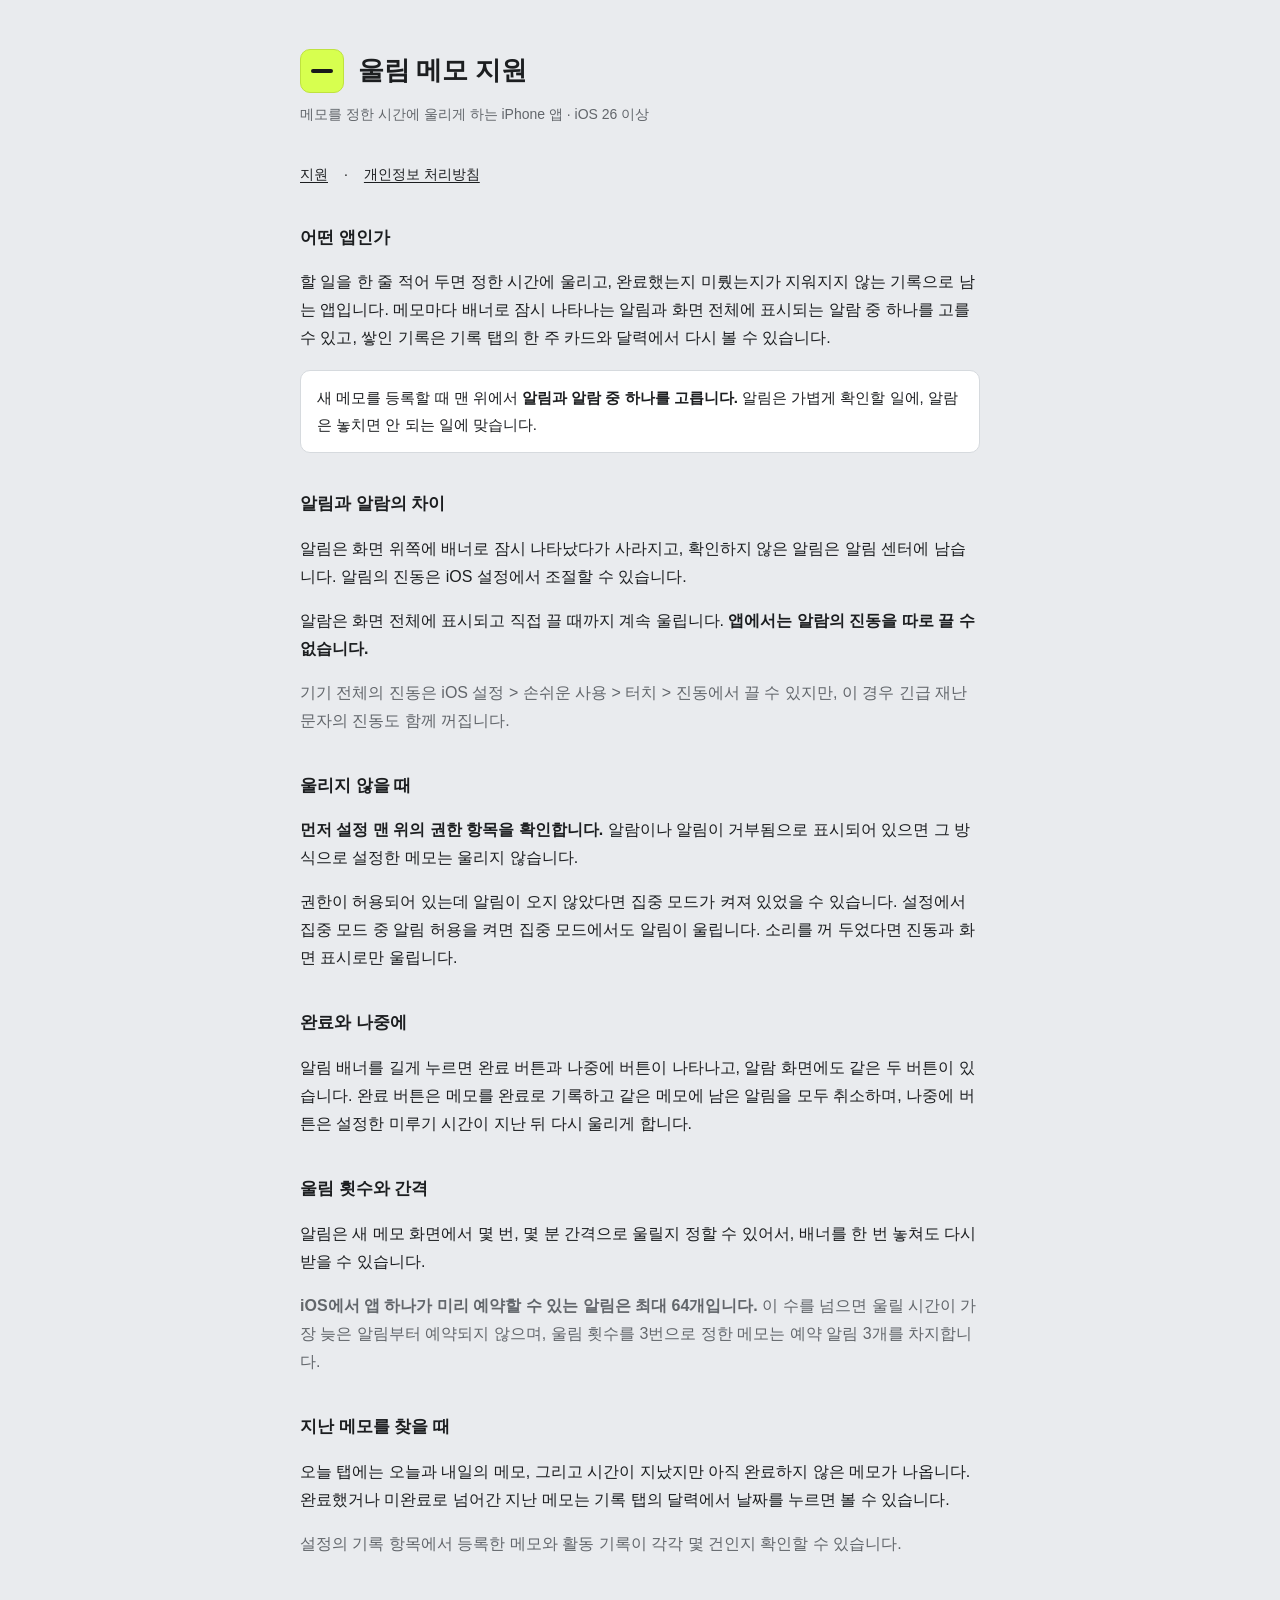
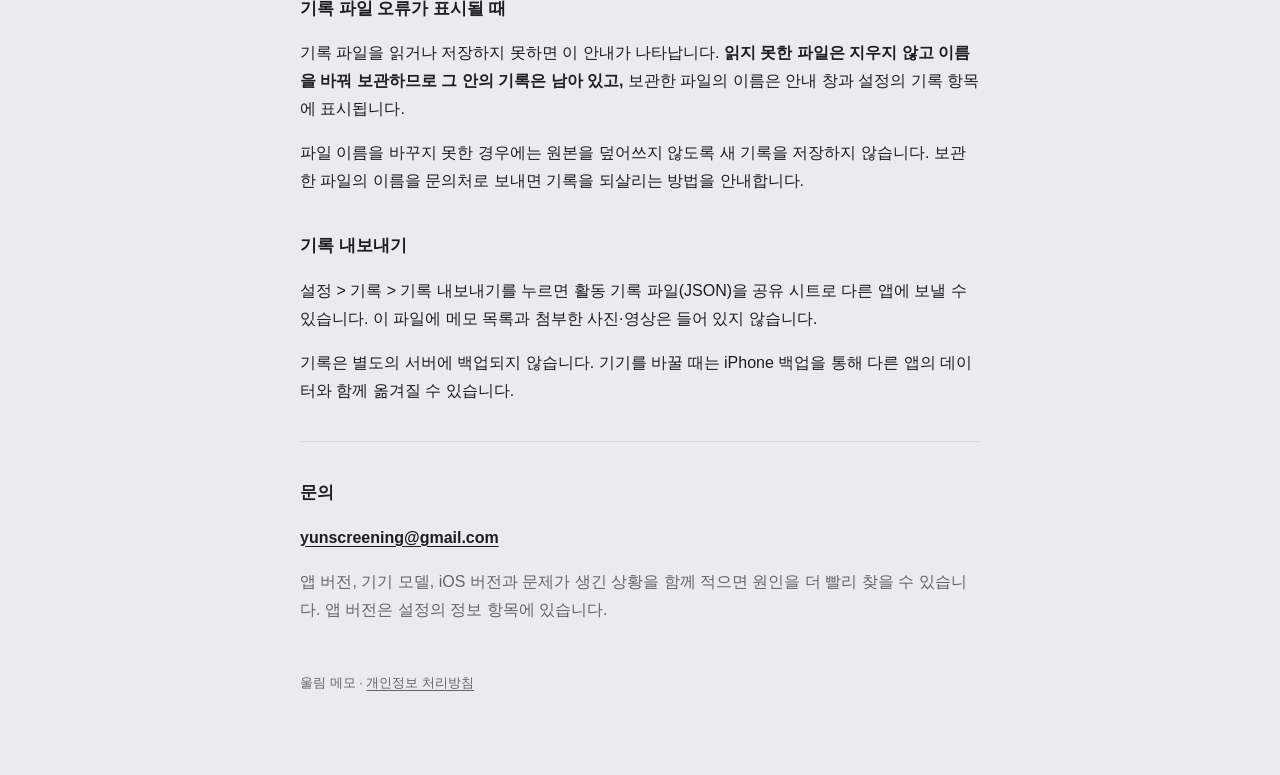
<file: index.html>
<!doctype html>
<html lang="ko">
<head>
<meta charset="utf-8">
<meta name="viewport" content="width=device-width, initial-scale=1">
<title>울림 메모 지원</title>
<link rel="stylesheet" href="_style.css">
</head>
<body>
<div class="wrap">

<header class="top">
  <span class="mark"><span></span></span>
  <h1>울림 메모 지원</h1>
</header>
<p class="sub">메모를 정한 시간에 울리게 하는 iPhone 앱 · iOS 26 이상</p>

<nav><a href="index.html">지원</a> · <a href="privacy.html">개인정보 처리방침</a></nav>

<h2>어떤 앱인가</h2>
<p>할 일을 한 줄 적어 두면 정한 시간에 울리고, 완료했는지 미뤘는지가 지워지지 않는 기록으로 남는 앱입니다. 메모마다 배너로 잠시 나타나는 알림과 화면 전체에 표시되는 알람 중 하나를 고를 수 있고, 쌓인 기록은 기록 탭의 한 주 카드와 달력에서 다시 볼 수 있습니다.</p>
<div class="note">새 메모를 등록할 때 맨 위에서 <b>알림과 알람 중 하나를 고릅니다.</b> 알림은 가볍게 확인할 일에, 알람은 놓치면 안 되는 일에 맞습니다.</div>

<h2>알림과 알람의 차이</h2>
<p>알림은 화면 위쪽에 배너로 잠시 나타났다가 사라지고, 확인하지 않은 알림은 알림 센터에 남습니다. 알림의 진동은 iOS 설정에서 조절할 수 있습니다.</p>
<p>알람은 화면 전체에 표시되고 직접 끌 때까지 계속 울립니다. <b>앱에서는 알람의 진동을 따로 끌 수 없습니다.</b></p>
<p class="muted">기기 전체의 진동은 iOS 설정 &gt; 손쉬운 사용 &gt; 터치 &gt; 진동에서 끌 수 있지만, 이 경우 긴급 재난문자의 진동도 함께 꺼집니다.</p>

<h2>울리지 않을 때</h2>
<p><b>먼저 설정 맨 위의 권한 항목을 확인합니다.</b> 알람이나 알림이 거부됨으로 표시되어 있으면 그 방식으로 설정한 메모는 울리지 않습니다.</p>
<p>권한이 허용되어 있는데 알림이 오지 않았다면 집중 모드가 켜져 있었을 수 있습니다. 설정에서 집중 모드 중 알림 허용을 켜면 집중 모드에서도 알림이 울립니다. 소리를 꺼 두었다면 진동과 화면 표시로만 울립니다.</p>

<h2>완료와 나중에</h2>
<p>알림 배너를 길게 누르면 완료 버튼과 나중에 버튼이 나타나고, 알람 화면에도 같은 두 버튼이 있습니다. 완료 버튼은 메모를 완료로 기록하고 같은 메모에 남은 알림을 모두 취소하며, 나중에 버튼은 설정한 미루기 시간이 지난 뒤 다시 울리게 합니다.</p>

<h2>울림 횟수와 간격</h2>
<p>알림은 새 메모 화면에서 몇 번, 몇 분 간격으로 울릴지 정할 수 있어서, 배너를 한 번 놓쳐도 다시 받을 수 있습니다.</p>
<p class="muted"><b>iOS에서 앱 하나가 미리 예약할 수 있는 알림은 최대 64개입니다.</b> 이 수를 넘으면 울릴 시간이 가장 늦은 알림부터 예약되지 않으며, 울림 횟수를 3번으로 정한 메모는 예약 알림 3개를 차지합니다.</p>

<h2>지난 메모를 찾을 때</h2>
<p>오늘 탭에는 오늘과 내일의 메모, 그리고 시간이 지났지만 아직 완료하지 않은 메모가 나옵니다. 완료했거나 미완료로 넘어간 지난 메모는 기록 탭의 달력에서 날짜를 누르면 볼 수 있습니다.</p>
<p class="muted">설정의 기록 항목에서 등록한 메모와 활동 기록이 각각 몇 건인지 확인할 수 있습니다.</p>

<h2>기록 파일 오류가 표시될 때</h2>
<p>기록 파일을 읽거나 저장하지 못하면 이 안내가 나타납니다. <b>읽지 못한 파일은 지우지 않고 이름을 바꿔 보관하므로 그 안의 기록은 남아 있고,</b> 보관한 파일의 이름은 안내 창과 설정의 기록 항목에 표시됩니다.</p>
<p>파일 이름을 바꾸지 못한 경우에는 원본을 덮어쓰지 않도록 새 기록을 저장하지 않습니다. 보관한 파일의 이름을 문의처로 보내면 기록을 되살리는 방법을 안내합니다.</p>

<h2>기록 내보내기</h2>
<p>설정 &gt; 기록 &gt; 기록 내보내기를 누르면 활동 기록 파일(JSON)을 공유 시트로 다른 앱에 보낼 수 있습니다. 이 파일에 메모 목록과 첨부한 사진·영상은 들어 있지 않습니다.</p>
<p>기록은 별도의 서버에 백업되지 않습니다. 기기를 바꿀 때는 iPhone 백업을 통해 다른 앱의 데이터와 함께 옮겨질 수 있습니다.</p>

<hr>

<h2>문의</h2>
<p><b><a href="mailto:yunscreening@gmail.com">yunscreening@gmail.com</a></b></p>
<p class="muted">앱 버전, 기기 모델, iOS 버전과 문제가 생긴 상황을 함께 적으면 원인을 더 빨리 찾을 수 있습니다. 앱 버전은 설정의 정보 항목에 있습니다.</p>

<footer>
  울림 메모 · <a href="privacy.html">개인정보 처리방침</a>
</footer>

</div>
</body>
</html>
</file>
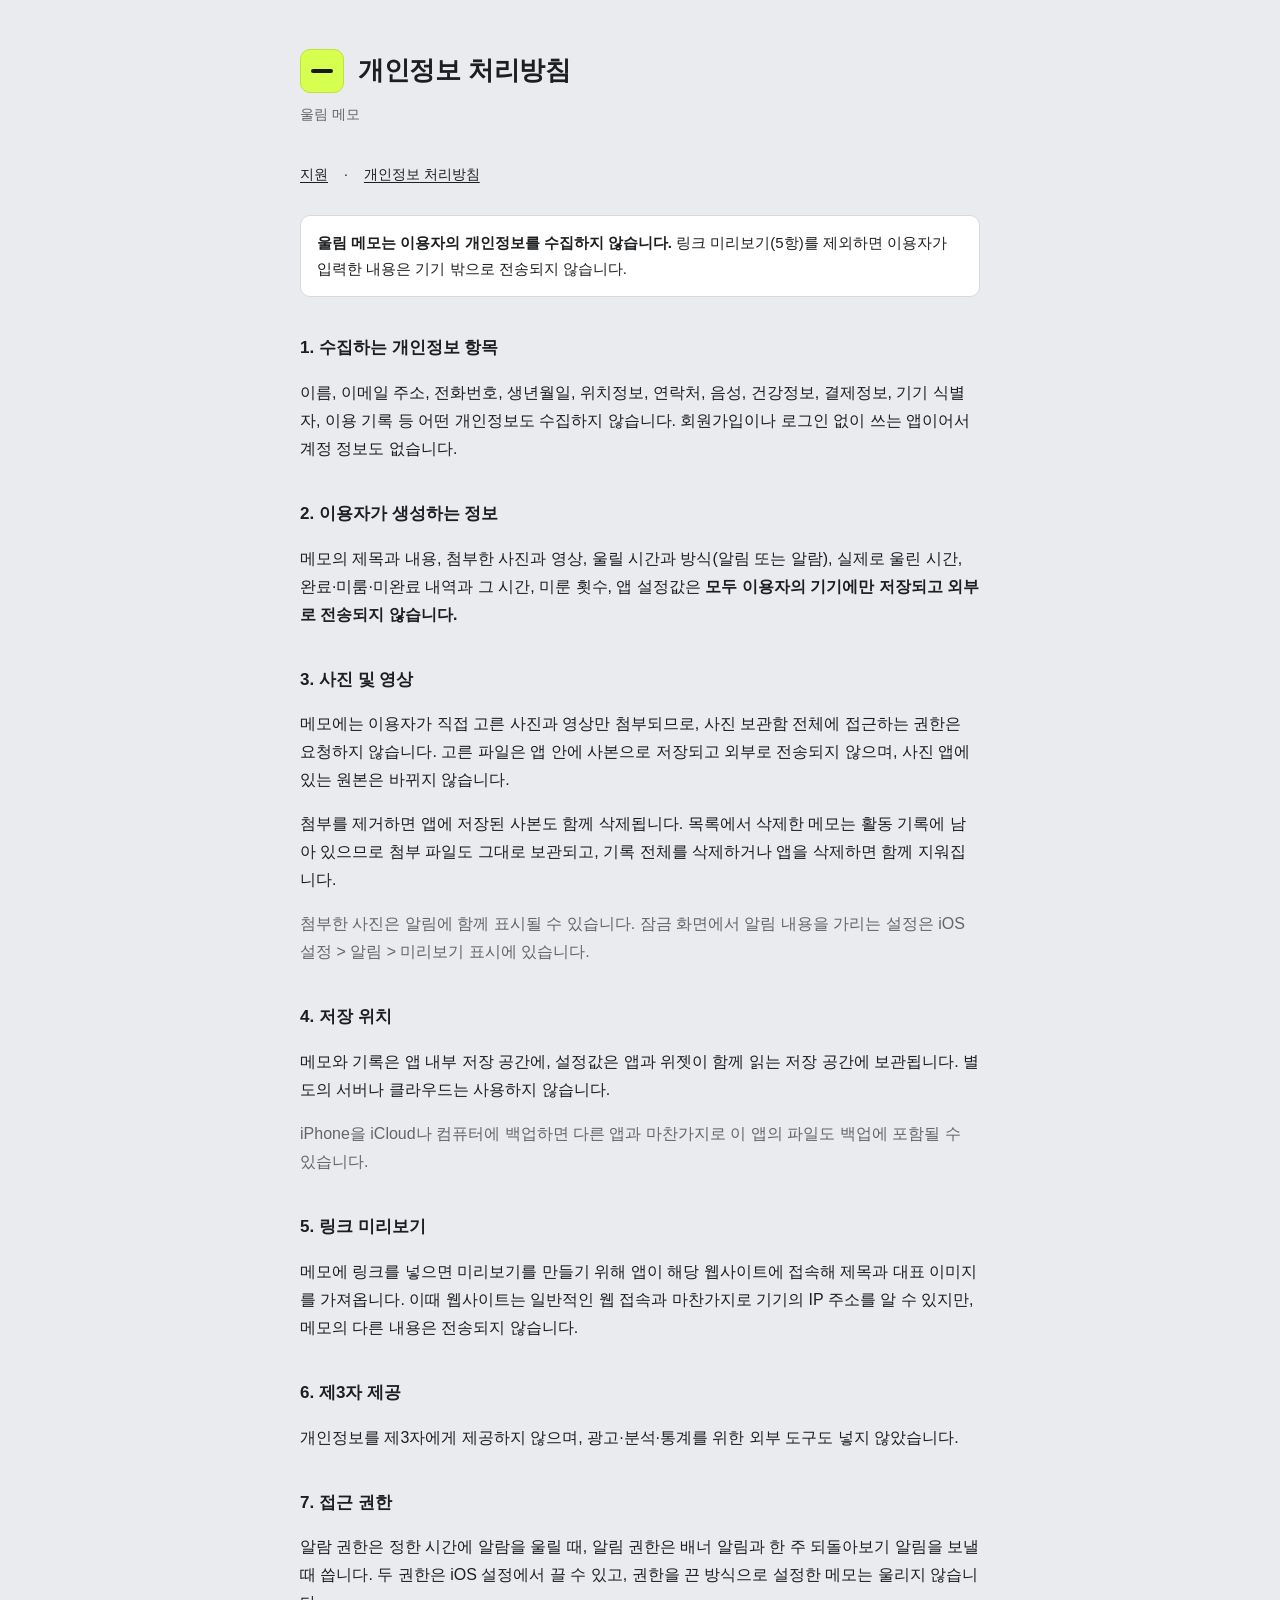
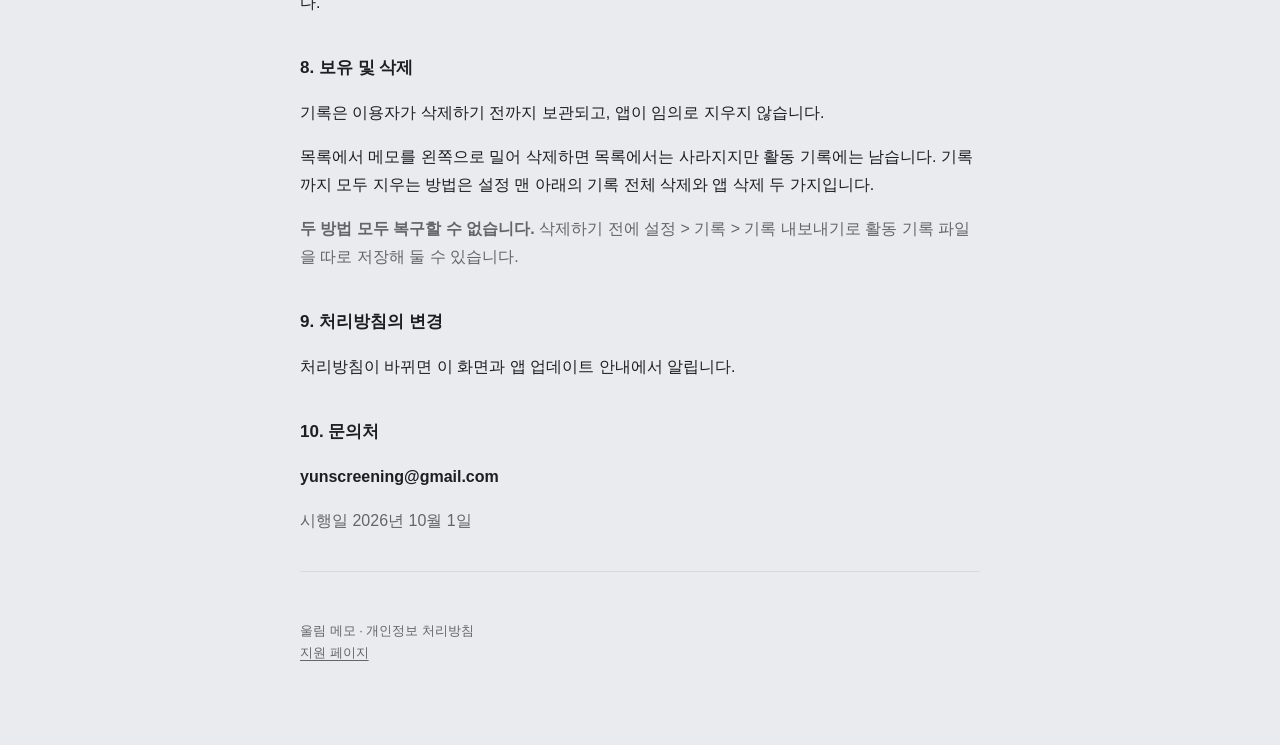
<file: privacy.html>
<!doctype html>
<html lang="ko">
<head>
<meta charset="utf-8">
<meta name="viewport" content="width=device-width, initial-scale=1">
<title>개인정보 처리방침 — 울림 메모</title>
<link rel="stylesheet" href="_style.css">
</head>
<body>
<div class="wrap">
<header class="top">
  <span class="mark"><span></span></span>
  <h1>개인정보 처리방침</h1>
</header>
<p class="sub">울림 메모</p>

<nav><a href="index.html">지원</a> · <a href="privacy.html">개인정보 처리방침</a></nav>

<div class="note"><b>울림 메모는 이용자의 개인정보를 수집하지 않습니다.</b> 링크 미리보기(5항)를 제외하면 이용자가 입력한 내용은 기기 밖으로 전송되지 않습니다.</div>

<h2>1. 수집하는 개인정보 항목</h2>
<p>이름, 이메일 주소, 전화번호, 생년월일, 위치정보, 연락처, 음성, 건강정보, 결제정보, 기기 식별자, 이용 기록 등 어떤 개인정보도 수집하지 않습니다. 회원가입이나 로그인 없이 쓰는 앱이어서 계정 정보도 없습니다.</p>

<h2>2. 이용자가 생성하는 정보</h2>
<p>메모의 제목과 내용, 첨부한 사진과 영상, 울릴 시간과 방식(알림 또는 알람), 실제로 울린 시간, 완료·미룸·미완료 내역과 그 시간, 미룬 횟수, 앱 설정값은 <b>모두 이용자의 기기에만 저장되고 외부로 전송되지 않습니다.</b></p>

<h2>3. 사진 및 영상</h2>
<p>메모에는 이용자가 직접 고른 사진과 영상만 첨부되므로, 사진 보관함 전체에 접근하는 권한은 요청하지 않습니다. 고른 파일은 앱 안에 사본으로 저장되고 외부로 전송되지 않으며, 사진 앱에 있는 원본은 바뀌지 않습니다.</p>
<p>첨부를 제거하면 앱에 저장된 사본도 함께 삭제됩니다. 목록에서 삭제한 메모는 활동 기록에 남아 있으므로 첨부 파일도 그대로 보관되고, 기록 전체를 삭제하거나 앱을 삭제하면 함께 지워집니다.</p>
<p class="muted">첨부한 사진은 알림에 함께 표시될 수 있습니다. 잠금 화면에서 알림 내용을 가리는 설정은 iOS 설정 &gt; 알림 &gt; 미리보기 표시에 있습니다.</p>

<h2>4. 저장 위치</h2>
<p>메모와 기록은 앱 내부 저장 공간에, 설정값은 앱과 위젯이 함께 읽는 저장 공간에 보관됩니다. 별도의 서버나 클라우드는 사용하지 않습니다.</p>
<p class="muted">iPhone을 iCloud나 컴퓨터에 백업하면 다른 앱과 마찬가지로 이 앱의 파일도 백업에 포함될 수 있습니다.</p>

<h2>5. 링크 미리보기</h2>
<p>메모에 링크를 넣으면 미리보기를 만들기 위해 앱이 해당 웹사이트에 접속해 제목과 대표 이미지를 가져옵니다. 이때 웹사이트는 일반적인 웹 접속과 마찬가지로 기기의 IP 주소를 알 수 있지만, 메모의 다른 내용은 전송되지 않습니다.</p>

<h2>6. 제3자 제공</h2>
<p>개인정보를 제3자에게 제공하지 않으며, 광고·분석·통계를 위한 외부 도구도 넣지 않았습니다.</p>

<h2>7. 접근 권한</h2>
<p>알람 권한은 정한 시간에 알람을 울릴 때, 알림 권한은 배너 알림과 한 주 되돌아보기 알림을 보낼 때 씁니다. 두 권한은 iOS 설정에서 끌 수 있고, 권한을 끈 방식으로 설정한 메모는 울리지 않습니다.</p>

<h2>8. 보유 및 삭제</h2>
<p>기록은 이용자가 삭제하기 전까지 보관되고, 앱이 임의로 지우지 않습니다.</p>
<p>목록에서 메모를 왼쪽으로 밀어 삭제하면 목록에서는 사라지지만 활동 기록에는 남습니다. 기록까지 모두 지우는 방법은 설정 맨 아래의 기록 전체 삭제와 앱 삭제 두 가지입니다.</p>
<p class="muted"><b>두 방법 모두 복구할 수 없습니다.</b> 삭제하기 전에 설정 &gt; 기록 &gt; 기록 내보내기로 활동 기록 파일을 따로 저장해 둘 수 있습니다.</p>

<h2>9. 처리방침의 변경</h2>
<p>처리방침이 바뀌면 이 화면과 앱 업데이트 안내에서 알립니다.</p>

<h2>10. 문의처</h2>
<p><b>yunscreening@gmail.com</b></p>
<p class="muted">시행일 2026년 10월 1일</p>

<hr>
<footer>
  울림 메모 · 개인정보 처리방침<br>
  <a href="index.html">지원 페이지</a>
</footer>

</div>
</body>
</html>
</file>
<file: _style.css>
:root {
  --ground: #e9ebee; --card: #ffffff; --ink: #1c1e20; --muted: #62666b;
  --rule: #d6dade; --lime: #d7ff4f; --lime-edge: #bfe23f; --char: #18191b;
}
@media (prefers-color-scheme: dark) {
  :root { --ground: #131416; --card: #1c1d20; --ink: #e7e9ec; --muted: #969ba1;
          --rule: #2b2d31; }
}
* { box-sizing: border-box; }
body {
  margin: 0; background: var(--ground); color: var(--ink);
  font: 16px/1.75 -apple-system, BlinkMacSystemFont, "Apple SD Gothic Neo", "Noto Sans KR", sans-serif;
}
.wrap { max-width: 720px; margin: 0 auto; padding: 48px 20px 80px; }
header.top { display: flex; align-items: center; gap: 14px; margin-bottom: 8px; }
.mark { width: 44px; height: 44px; border-radius: 10px; background: var(--lime);
        border: 1px solid var(--lime-edge); display: grid; place-items: center; flex: none; }
.mark span { display: block; width: 22px; height: 4px; border-radius: 2px; background: var(--char); }
h1 { font-size: 26px; margin: 0; letter-spacing: -0.01em; }
.sub { color: var(--muted); margin: 0 0 36px; font-size: 14px; }
h2 { font-size: 17px; margin: 36px 0 10px; }
h3 { font-size: 15px; margin: 22px 0 6px; }
p, li { color: var(--ink); }
.muted { color: var(--muted); }
ul { padding-left: 20px; }
li { margin: 4px 0; }
hr { border: 0; border-top: 1px solid var(--rule); margin: 36px 0; }
a { color: inherit; text-underline-offset: 3px; }
nav { display: flex; gap: 16px; font-size: 14px; margin-bottom: 28px; }
table { border-collapse: collapse; width: 100%; font-size: 15px; }
th, td { text-align: left; padding: 9px 10px; border-bottom: 1px solid var(--rule); vertical-align: top; }
th { color: var(--muted); font-weight: 500; white-space: nowrap; }
.note { background: var(--card); border: 1px solid var(--rule); border-radius: 10px;
        padding: 14px 16px; margin: 18px 0; font-size: 15px; }
footer { margin-top: 48px; font-size: 13px; color: var(--muted); }
</file>
